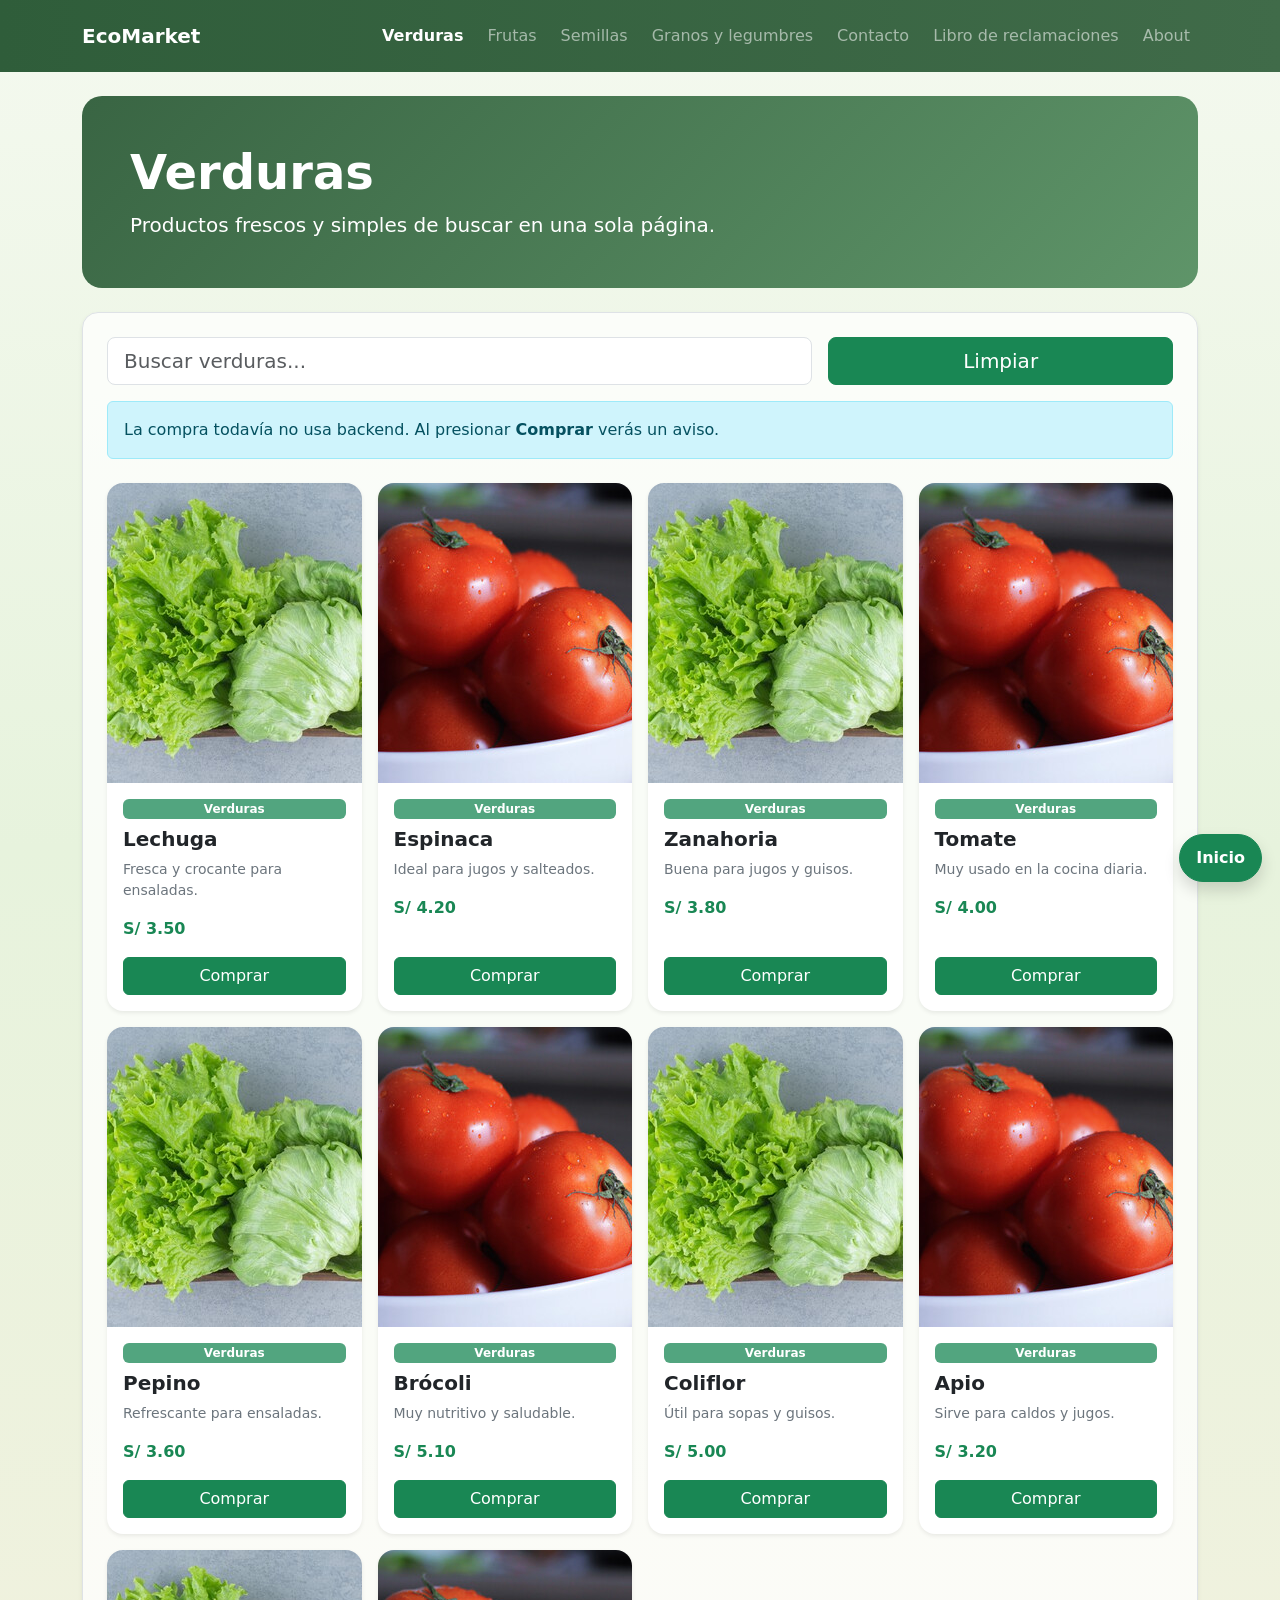
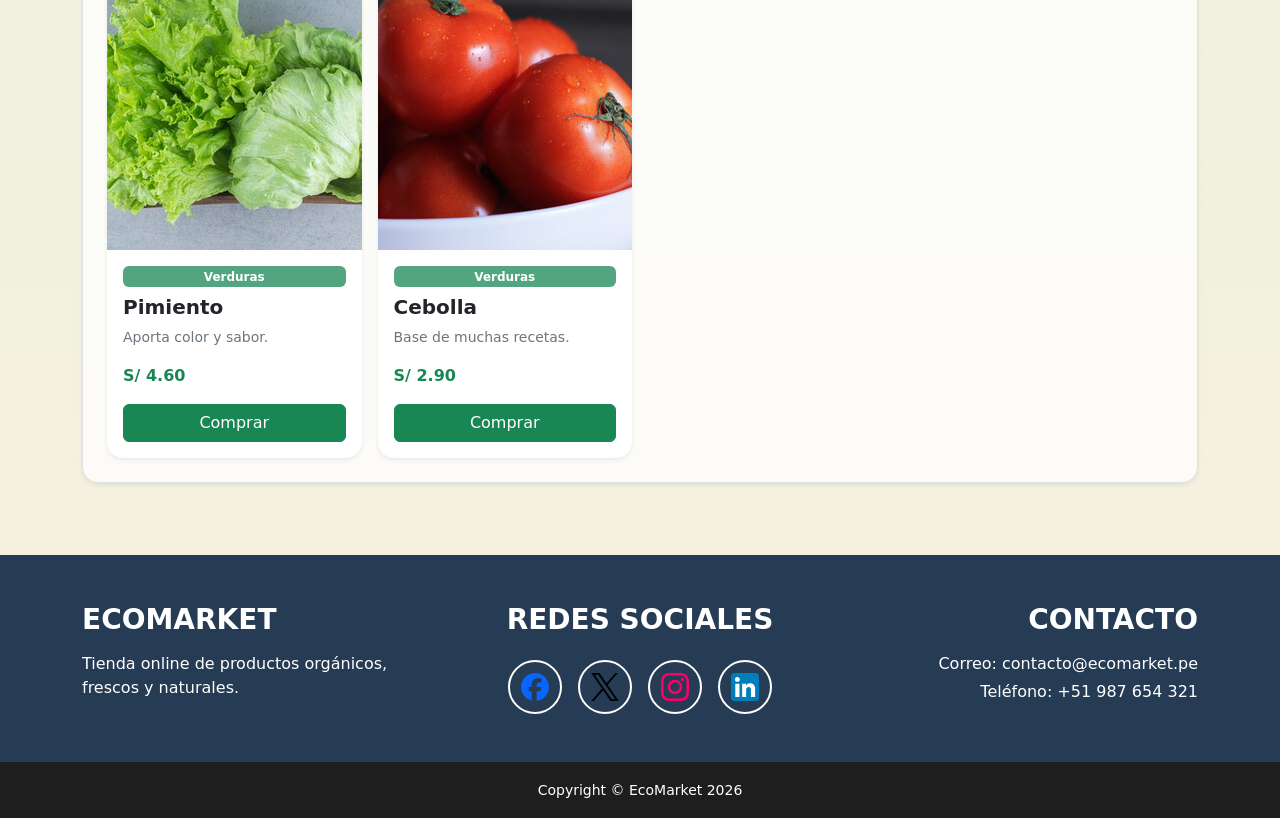
<file: index.html>
<!doctype html>
<html lang="es">
<head>
  <meta charset="utf-8">
  <meta name="viewport" content="width=device-width, initial-scale=1">
  <title>EcoMarket | Verduras</title>
  <link href="https://cdn.jsdelivr.net/npm/bootstrap@5.3.3/dist/css/bootstrap.min.css" rel="stylesheet">
</head>
<body data-categoria="verduras" style="margin:0; min-height:100vh; color:#233022; background:linear-gradient(180deg,#f4f9ef 0%,#e7f3dd 35%,#f8f0df 100%);">
  <nav class="navbar navbar-expand-lg navbar-dark sticky-top" style="background:linear-gradient(90deg,#2f5d3a,#406b49);">
    <div class="container py-2">
      <a class="navbar-brand fw-bold" href="index.html">EcoMarket</a>
      <button class="navbar-toggler" type="button" data-bs-toggle="collapse" data-bs-target="#menuEco">
        <span class="navbar-toggler-icon"></span>
      </button>
      <div class="collapse navbar-collapse" id="menuEco">
        <ul class="navbar-nav ms-auto gap-lg-2">
<li class="nav-item"><a class="nav-link active fw-bold" aria-current="page" href="index.html">Verduras</a></li>
<li class="nav-item"><a class="nav-link" aria-current="page" href="segundaP.html">Frutas</a></li>
<li class="nav-item"><a class="nav-link" aria-current="page" href="terceraP.html">Semillas</a></li>
<li class="nav-item"><a class="nav-link" aria-current="page" href="cuarta.html">Granos y legumbres</a></li>
<li class="nav-item"><a class="nav-link" aria-current="page" href="contacto.html">Contacto</a></li>
<li class="nav-item"><a class="nav-link" aria-current="page" href="libroR.html">Libro de reclamaciones</a></li>
<li class="nav-item"><a class="nav-link" aria-current="page" href="about.html">About</a></li>
        </ul>
      </div>
    </div>
  </nav>

  <header class="container py-4" id="inicio">
    <div class="p-4 p-md-5 text-white" style="border-radius:1.25rem; background:linear-gradient(135deg, rgba(47,93,58,.95), rgba(79,138,91,.90));">
      <div class="row align-items-center">
        <div class="col-lg-8">
          <h1 class="display-5 fw-bold mb-2">Verduras</h1>
          <p class="lead mb-0">Productos frescos y simples de buscar en una sola página.</p>
        </div>
      </div>
    </div>
  </header>

  <main class="container pb-4">
    <section class="bg-white bg-opacity-75 border rounded-4 shadow-sm p-3 p-md-4">
      <div class="row g-3 mb-3">
        <div class="col-lg-8">
          <input id="buscador" type="text" class="form-control form-control-lg" placeholder="Buscar verduras..." oninput="renderProductos()">
        </div>
        <div class="col-lg-4 d-grid">
          <button class="btn btn-success btn-lg" type="button" onclick="document.getElementById('buscador').value=''; renderProductos();">Limpiar</button>
        </div>
      </div>

      <div class="alert alert-info mb-4">
        La compra todavía no usa backend. Al presionar <strong>Comprar</strong> verás un aviso.
      </div>

      <div id="productos" class="row g-3"></div>
    </section>
  </main>

  <footer class="footer-ecomarket mt-5">
  <div class="container py-5">
    <div class="row text-center text-lg-start g-4">
      <div class="col-lg-4">
        <h3 class="footer-title">ECOMARKET</h3>
        <p class="mb-0">
          Tienda online de productos orgánicos, frescos y naturales.
        </p>
      </div>

      <div class="col-lg-4">
        <h3 class="footer-title text-center">REDES SOCIALES</h3>
        <div class="d-flex justify-content-center gap-3 mt-4">
          <span class="social-icon">
            <img src="imagenes/redes/facebook.svg" alt="Facebook">
          </span>
          <span class="social-icon">
            <img src="imagenes/redes/x.svg" alt="X">
          </span>
          <span class="social-icon">
            <img src="imagenes/redes/instagram.svg" alt="Instagram">
          </span>
          <span class="social-icon">
            <img src="imagenes/redes/likedin.svg" alt="LinkedIn">
          </span>
        </div>
      </div>

      <div class="col-lg-4 text-center text-lg-end">
        <h3 class="footer-title">CONTACTO</h3>
        <p class="mb-1">Correo: contacto@ecomarket.pe</p>
        <p class="mb-0">Teléfono: +51 987 654 321</p>
      </div>
    </div>
  </div>

  <div class="footer-bottom py-3">
    <div class="container text-center">
      <small>Copyright © EcoMarket 2026</small>
    </div>
  </div>
</footer>
  <link rel="stylesheet" href="css/estilos.css">
  <script src="https://cdn.jsdelivr.net/npm/bootstrap@5.3.3/dist/js/bootstrap.bundle.min.js"></script>
  <script src="js/scripts.js"></script>
</body>
</html>
</file>
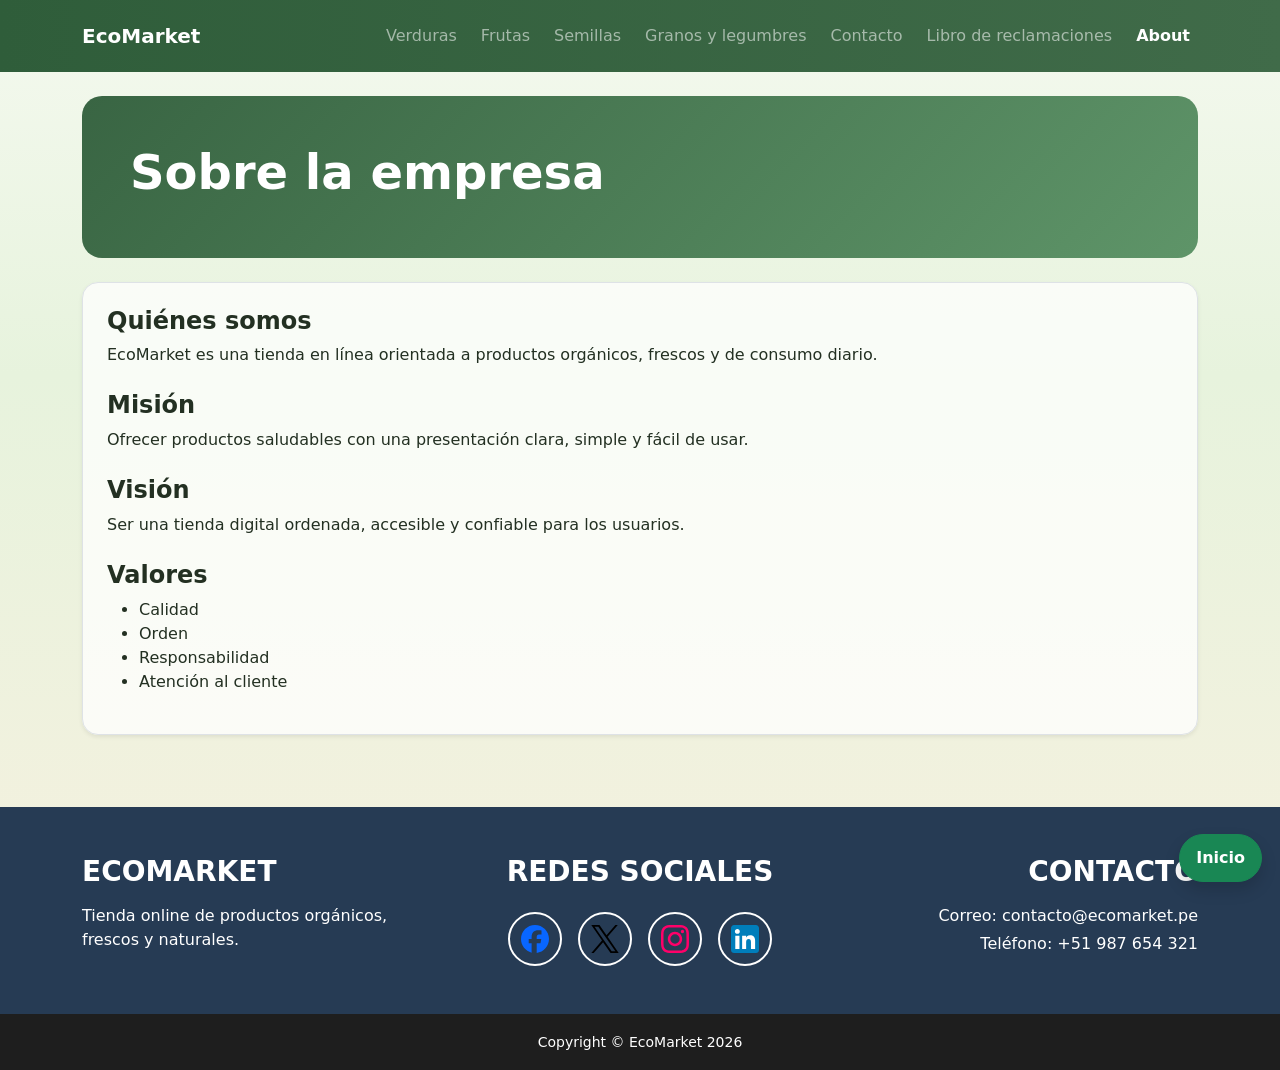
<file: about.html>
<!doctype html>
<html lang="es">
<head>
  <meta charset="utf-8">
  <meta name="viewport" content="width=device-width, initial-scale=1">
  <title>EcoMarket | Sobre nosotros</title>
  <link href="https://cdn.jsdelivr.net/npm/bootstrap@5.3.3/dist/css/bootstrap.min.css" rel="stylesheet">
</head>
<body style="margin:0; min-height:100vh; color:#233022; background:linear-gradient(180deg,#f4f9ef 0%,#e7f3dd 35%,#f8f0df 100%);">
  <nav class="navbar navbar-expand-lg navbar-dark sticky-top" style="background:linear-gradient(90deg,#2f5d3a,#406b49);">
    <div class="container py-2">
      <a class="navbar-brand fw-bold" href="index.html">EcoMarket</a>
      <button class="navbar-toggler" type="button" data-bs-toggle="collapse" data-bs-target="#menuEco">
        <span class="navbar-toggler-icon"></span>
      </button>
      <div class="collapse navbar-collapse" id="menuEco">
        <ul class="navbar-nav ms-auto gap-lg-2">
<li class="nav-item"><a class="nav-link" aria-current="page" href="index.html">Verduras</a></li>
<li class="nav-item"><a class="nav-link" aria-current="page" href="segundaP.html">Frutas</a></li>
<li class="nav-item"><a class="nav-link" aria-current="page" href="terceraP.html">Semillas</a></li>
<li class="nav-item"><a class="nav-link" aria-current="page" href="cuarta.html">Granos y legumbres</a></li>
<li class="nav-item"><a class="nav-link" aria-current="page" href="contacto.html">Contacto</a></li>
<li class="nav-item"><a class="nav-link" aria-current="page" href="libroR.html">Libro de reclamaciones</a></li>
<li class="nav-item"><a class="nav-link active fw-bold" aria-current="page" href="about.html">About</a></li>
        </ul>
      </div>
    </div>
  </nav>

  <main class="container py-4">
    <section class="p-4 p-md-5 text-white mb-4" style="border-radius:1.25rem; background:linear-gradient(135deg, rgba(47,93,58,.95), rgba(79,138,91,.90));">
      <h1 class="display-5 fw-bold">Sobre la empresa</h1>
    </section>

    <section class="bg-white bg-opacity-75 border rounded-4 shadow-sm p-4">
      <h2 class="h4 fw-bold">Quiénes somos</h2>
      <p>EcoMarket es una tienda en línea orientada a productos orgánicos, frescos y de consumo diario.</p>

      <h2 class="h4 fw-bold mt-4">Misión</h2>
      <p>Ofrecer productos saludables con una presentación clara, simple y fácil de usar.</p>

      <h2 class="h4 fw-bold mt-4">Visión</h2>
      <p>Ser una tienda digital ordenada, accesible y confiable para los usuarios.</p>

      <h2 class="h4 fw-bold mt-4">Valores</h2>
      <ul>
        <li>Calidad</li>
        <li>Orden</li>
        <li>Responsabilidad</li>
        <li>Atención al cliente</li>
      </ul>
    </section>
  </main>

 <footer class="footer-ecomarket mt-5">
  <div class="container py-5">
    <div class="row text-center text-lg-start g-4">
      <div class="col-lg-4">
        <h3 class="footer-title">ECOMARKET</h3>
        <p class="mb-0">
          Tienda online de productos orgánicos, frescos y naturales.
        </p>
      </div>

      <div class="col-lg-4">
        <h3 class="footer-title text-center">REDES SOCIALES</h3>
        <div class="d-flex justify-content-center gap-3 mt-4">
          <span class="social-icon">
            <img src="imagenes/redes/facebook.svg" alt="Facebook">
          </span>
          <span class="social-icon">
            <img src="imagenes/redes/x.svg" alt="X">
          </span>
          <span class="social-icon">
            <img src="imagenes/redes/instagram.svg" alt="Instagram">
          </span>
          <span class="social-icon">
            <img src="imagenes/redes/likedin.svg" alt="LinkedIn">
          </span>
        </div>
      </div>

      <div class="col-lg-4 text-center text-lg-end">
        <h3 class="footer-title">CONTACTO</h3>
        <p class="mb-1">Correo: contacto@ecomarket.pe</p>
        <p class="mb-0">Teléfono: +51 987 654 321</p>
      </div>
    </div>
  </div>

  <div class="footer-bottom py-3">
    <div class="container text-center">
      <small>Copyright © EcoMarket 2026</small>
    </div>
  </div>
</footer>
  <link rel="stylesheet" href="css/estilos.css">
  <script src="https://cdn.jsdelivr.net/npm/bootstrap@5.3.3/dist/js/bootstrap.bundle.min.js"></script>
  <script src="js/scripts.js"></script>
</body>
</html>
</file>
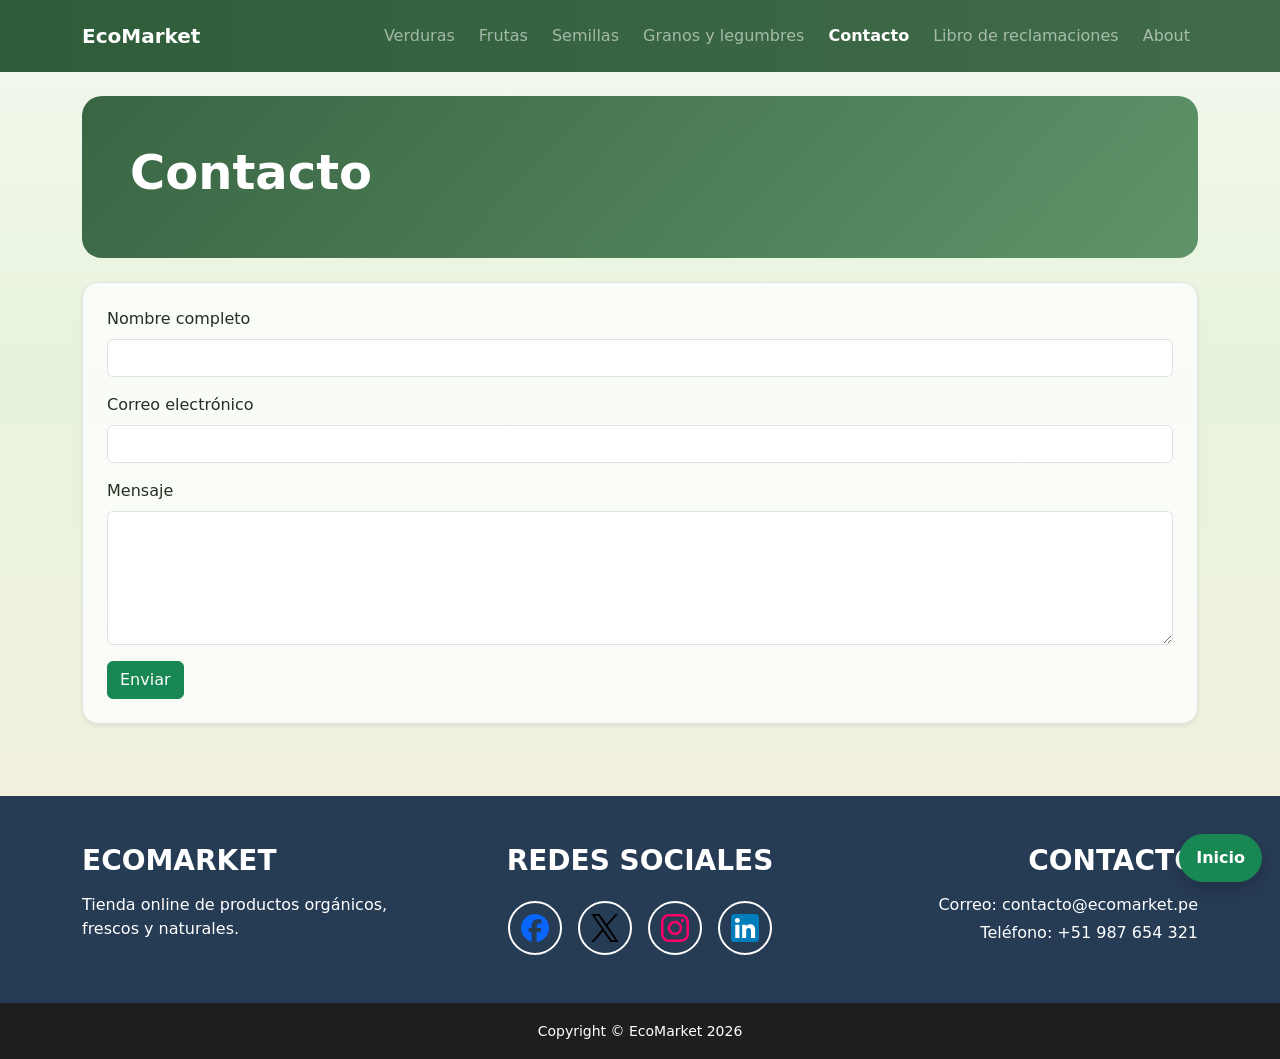
<file: contacto.html>
<!doctype html>
<html lang="es">
<head>
  <meta charset="utf-8">
  <meta name="viewport" content="width=device-width, initial-scale=1">
  <title>EcoMarket | Contacto</title>
  <link href="https://cdn.jsdelivr.net/npm/bootstrap@5.3.3/dist/css/bootstrap.min.css" rel="stylesheet">
</head>
<body style="margin:0; min-height:100vh; color:#233022; background:linear-gradient(180deg,#f4f9ef 0%,#e7f3dd 35%,#f8f0df 100%);">
  <nav class="navbar navbar-expand-lg navbar-dark sticky-top" style="background:linear-gradient(90deg,#2f5d3a,#406b49);">
    <div class="container py-2">
      <a class="navbar-brand fw-bold" href="index.html">EcoMarket</a>
      <button class="navbar-toggler" type="button" data-bs-toggle="collapse" data-bs-target="#menuEco">
        <span class="navbar-toggler-icon"></span>
      </button>
      <div class="collapse navbar-collapse" id="menuEco">
        <ul class="navbar-nav ms-auto gap-lg-2">
<li class="nav-item"><a class="nav-link" aria-current="page" href="index.html">Verduras</a></li>
<li class="nav-item"><a class="nav-link" aria-current="page" href="segundaP.html">Frutas</a></li>
<li class="nav-item"><a class="nav-link" aria-current="page" href="terceraP.html">Semillas</a></li>
<li class="nav-item"><a class="nav-link" aria-current="page" href="cuarta.html">Granos y legumbres</a></li>
<li class="nav-item"><a class="nav-link active fw-bold" aria-current="page" href="contacto.html">Contacto</a></li>
<li class="nav-item"><a class="nav-link" aria-current="page" href="libroR.html">Libro de reclamaciones</a></li>
<li class="nav-item"><a class="nav-link" aria-current="page" href="about.html">About</a></li>
        </ul>
      </div>
    </div>
  </nav>

  <main class="container py-4">
    <section class="p-4 p-md-5 text-white mb-4" style="border-radius:1.25rem; background:linear-gradient(135deg, rgba(47,93,58,.95), rgba(79,138,91,.90));">
      <h1 class="display-5 fw-bold">Contacto</h1>
      
    </section>

    <section class="bg-white bg-opacity-75 border rounded-4 shadow-sm p-4">
      <form id="formContacto">
        <div class="mb-3"><label class="form-label">Nombre completo</label><input type="text" class="form-control" required></div>
<div class="mb-3"><label class="form-label">Correo electrónico</label><input type="email" class="form-control" required></div>
<div class="mb-3"><label class="form-label">Mensaje</label><textarea class="form-control" rows="5" required></textarea></div>
        <button type="submit" class="btn btn-success">Enviar</button>
      </form>
    </section>
  </main>

  <footer class="footer-ecomarket mt-5">
  <div class="container py-5">
    <div class="row text-center text-lg-start g-4">
      <div class="col-lg-4">
        <h3 class="footer-title">ECOMARKET</h3>
        <p class="mb-0">
          Tienda online de productos orgánicos, frescos y naturales.
        </p>
      </div>

      <div class="col-lg-4">
        <h3 class="footer-title text-center">REDES SOCIALES</h3>
        <div class="d-flex justify-content-center gap-3 mt-4">
          <span class="social-icon">
            <img src="imagenes/redes/facebook.svg" alt="Facebook">
          </span>
          <span class="social-icon">
            <img src="imagenes/redes/x.svg" alt="X">
          </span>
          <span class="social-icon">
            <img src="imagenes/redes/instagram.svg" alt="Instagram">
          </span>
          <span class="social-icon">
            <img src="imagenes/redes/likedin.svg" alt="LinkedIn">
          </span>
        </div>
      </div>

      <div class="col-lg-4 text-center text-lg-end">
        <h3 class="footer-title">CONTACTO</h3>
        <p class="mb-1">Correo: contacto@ecomarket.pe</p>
        <p class="mb-0">Teléfono: +51 987 654 321</p>
      </div>
    </div>
  </div>

  <div class="footer-bottom py-3">
    <div class="container text-center">
      <small>Copyright © EcoMarket 2026</small>
    </div>
  </div>
</footer>
  <link rel="stylesheet" href="css/estilos.css">
  <script src="https://cdn.jsdelivr.net/npm/bootstrap@5.3.3/dist/js/bootstrap.bundle.min.js"></script>
  <script src="js/scripts.js"></script>
</body>
</html>
</file>
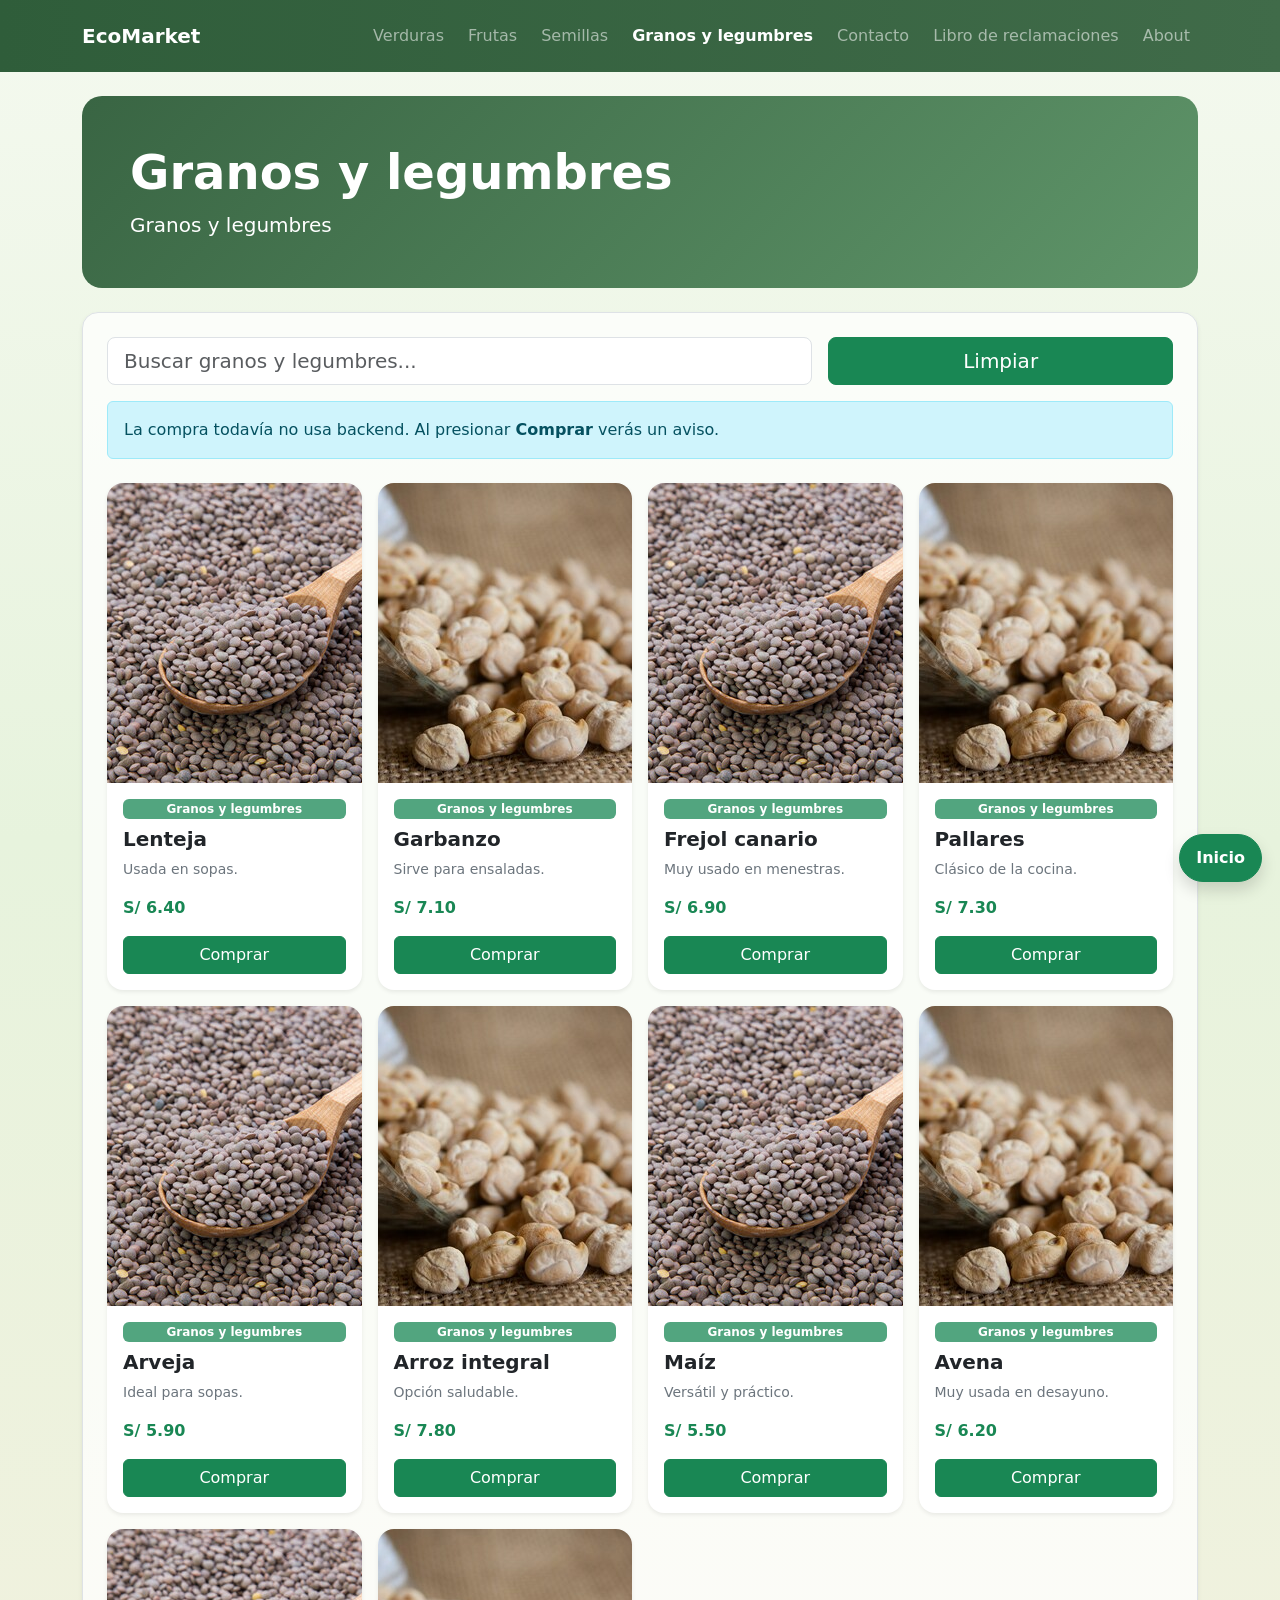
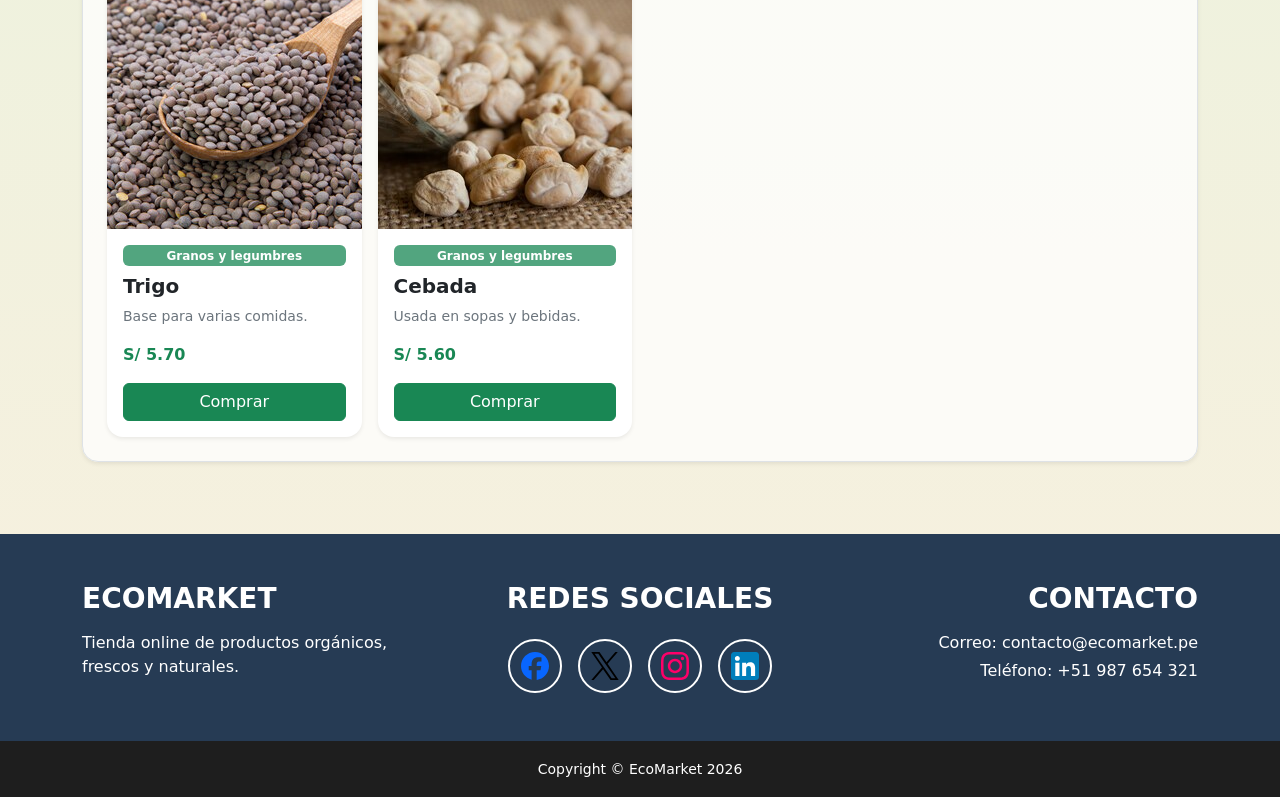
<file: cuarta.html>
<!doctype html>
<html lang="es">
<head>
  <meta charset="utf-8">
  <meta name="viewport" content="width=device-width, initial-scale=1">
  <title>EcoMarket | Granos y legumbres</title>
  <link href="https://cdn.jsdelivr.net/npm/bootstrap@5.3.3/dist/css/bootstrap.min.css" rel="stylesheet">
</head>
<body data-categoria="granos" style="margin:0; min-height:100vh; color:#233022; background:linear-gradient(180deg,#f4f9ef 0%,#e7f3dd 35%,#f8f0df 100%);">
  <nav class="navbar navbar-expand-lg navbar-dark sticky-top" style="background:linear-gradient(90deg,#2f5d3a,#406b49);">
    <div class="container py-2">
      <a class="navbar-brand fw-bold" href="index.html">EcoMarket</a>
      <button class="navbar-toggler" type="button" data-bs-toggle="collapse" data-bs-target="#menuEco">
        <span class="navbar-toggler-icon"></span>
      </button>
      <div class="collapse navbar-collapse" id="menuEco">
        <ul class="navbar-nav ms-auto gap-lg-2">
<li class="nav-item"><a class="nav-link" aria-current="page" href="index.html">Verduras</a></li>
<li class="nav-item"><a class="nav-link" aria-current="page" href="segundaP.html">Frutas</a></li>
<li class="nav-item"><a class="nav-link" aria-current="page" href="terceraP.html">Semillas</a></li>
<li class="nav-item"><a class="nav-link active fw-bold" aria-current="page" href="cuarta.html">Granos y legumbres</a></li>
<li class="nav-item"><a class="nav-link" aria-current="page" href="contacto.html">Contacto</a></li>
<li class="nav-item"><a class="nav-link" aria-current="page" href="libroR.html">Libro de reclamaciones</a></li>
<li class="nav-item"><a class="nav-link" aria-current="page" href="about.html">About</a></li>
        </ul>
      </div>
    </div>
  </nav>

  <header class="container py-4" id="inicio">
    <div class="p-4 p-md-5 text-white" style="border-radius:1.25rem; background:linear-gradient(135deg, rgba(47,93,58,.95), rgba(79,138,91,.90));">
      <div class="row align-items-center">
        <div class="col-lg-8">
          <h1 class="display-5 fw-bold mb-2">Granos y legumbres</h1>
          <p class="lead mb-0">Granos y legumbres</p>
        </div>
      </div>
    </div>
  </header>

  <main class="container pb-4">
    <section class="bg-white bg-opacity-75 border rounded-4 shadow-sm p-3 p-md-4">
      <div class="row g-3 mb-3">
        <div class="col-lg-8">
          <input id="buscador" type="text" class="form-control form-control-lg" placeholder="Buscar granos y legumbres..." oninput="renderProductos()">
        </div>
        <div class="col-lg-4 d-grid">
          <button class="btn btn-success btn-lg" type="button" onclick="document.getElementById('buscador').value=''; renderProductos();">Limpiar</button>
        </div>
      </div>

      <div class="alert alert-info mb-4">
        La compra todavía no usa backend. Al presionar <strong>Comprar</strong> verás un aviso.
      </div>

      <div id="productos" class="row g-3"></div>
    </section>
  </main>

  <footer class="footer-ecomarket mt-5">
  <div class="container py-5">
    <div class="row text-center text-lg-start g-4">
      <div class="col-lg-4">
        <h3 class="footer-title">ECOMARKET</h3>
        <p class="mb-0">
          Tienda online de productos orgánicos, frescos y naturales.
        </p>
      </div>

      <div class="col-lg-4">
        <h3 class="footer-title text-center">REDES SOCIALES</h3>
        <div class="d-flex justify-content-center gap-3 mt-4">
          <span class="social-icon">
            <img src="imagenes/redes/facebook.svg" alt="Facebook">
          </span>
          <span class="social-icon">
            <img src="imagenes/redes/x.svg" alt="X">
          </span>
          <span class="social-icon">
            <img src="imagenes/redes/instagram.svg" alt="Instagram">
          </span>
          <span class="social-icon">
            <img src="imagenes/redes/likedin.svg" alt="LinkedIn">
          </span>
        </div>
      </div>

      <div class="col-lg-4 text-center text-lg-end">
        <h3 class="footer-title">CONTACTO</h3>
        <p class="mb-1">Correo: contacto@ecomarket.pe</p>
        <p class="mb-0">Teléfono: +51 987 654 321</p>
      </div>
    </div>
  </div>

  <div class="footer-bottom py-3">
    <div class="container text-center">
      <small>Copyright © EcoMarket 2026</small>
    </div>
  </div>
</footer>
  <link rel="stylesheet" href="css/estilos.css">
  <script src="https://cdn.jsdelivr.net/npm/bootstrap@5.3.3/dist/js/bootstrap.bundle.min.js"></script>
  <script src="js/scripts.js"></script>
</body>
</html>
</file>
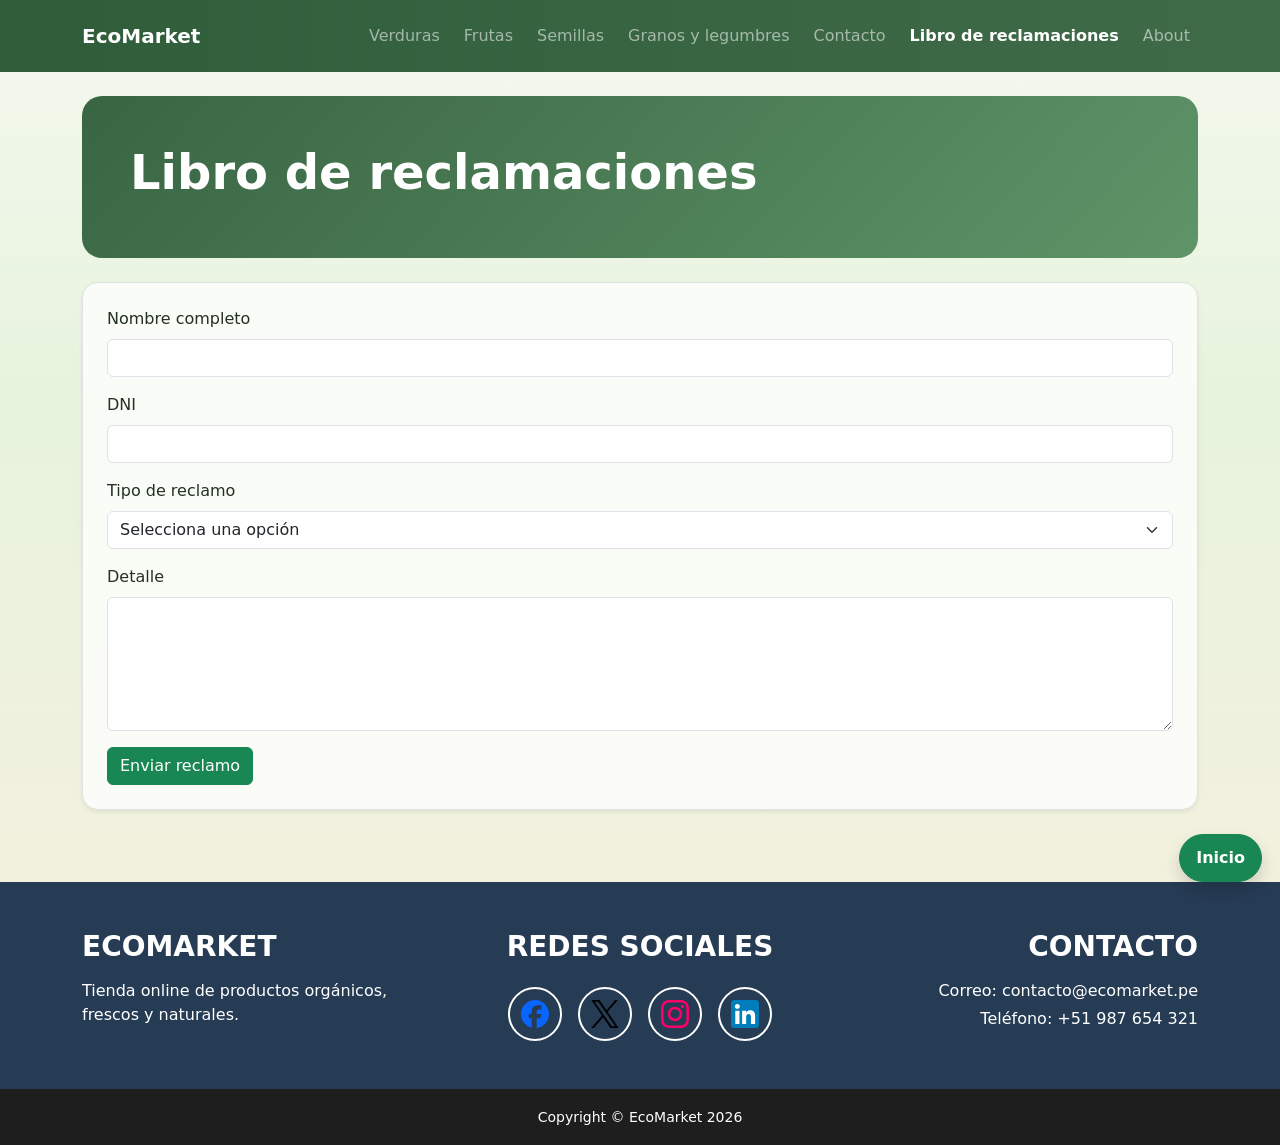
<file: libroR.html>
<!doctype html>
<html lang="es">
<head>
  <meta charset="utf-8">
  <meta name="viewport" content="width=device-width, initial-scale=1">
  <title>EcoMarket | Libro de reclamaciones</title>
  <link href="https://cdn.jsdelivr.net/npm/bootstrap@5.3.3/dist/css/bootstrap.min.css" rel="stylesheet">
</head>
<body style="margin:0; min-height:100vh; color:#233022; background:linear-gradient(180deg,#f4f9ef 0%,#e7f3dd 35%,#f8f0df 100%);">
  <nav class="navbar navbar-expand-lg navbar-dark sticky-top" style="background:linear-gradient(90deg,#2f5d3a,#406b49);">
    <div class="container py-2">
      <a class="navbar-brand fw-bold" href="index.html">EcoMarket</a>
      <button class="navbar-toggler" type="button" data-bs-toggle="collapse" data-bs-target="#menuEco">
        <span class="navbar-toggler-icon"></span>
      </button>
      <div class="collapse navbar-collapse" id="menuEco">
        <ul class="navbar-nav ms-auto gap-lg-2">
<li class="nav-item"><a class="nav-link" aria-current="page" href="index.html">Verduras</a></li>
<li class="nav-item"><a class="nav-link" aria-current="page" href="segundaP.html">Frutas</a></li>
<li class="nav-item"><a class="nav-link" aria-current="page" href="terceraP.html">Semillas</a></li>
<li class="nav-item"><a class="nav-link" aria-current="page" href="cuarta.html">Granos y legumbres</a></li>
<li class="nav-item"><a class="nav-link" aria-current="page" href="contacto.html">Contacto</a></li>
<li class="nav-item"><a class="nav-link active fw-bold" aria-current="page" href="libroR.html">Libro de reclamaciones</a></li>
<li class="nav-item"><a class="nav-link" aria-current="page" href="about.html">About</a></li>
        </ul>
      </div>
    </div>
  </nav>

  <main class="container py-4">
    <section class="p-4 p-md-5 text-white mb-4" style="border-radius:1.25rem; background:linear-gradient(135deg, rgba(47,93,58,.95), rgba(79,138,91,.90));">
      <h1 class="display-5 fw-bold">Libro de reclamaciones</h1>
    </section>

    <section class="bg-white bg-opacity-75 border rounded-4 shadow-sm p-4">
      <form id="formReclamos">
        <div class="mb-3"><label class="form-label">Nombre completo</label><input type="text" class="form-control" required></div>
<div class="mb-3"><label class="form-label">DNI</label><input type="text" class="form-control" required></div>
<div class="mb-3"><label class="form-label">Tipo de reclamo</label><select class="form-select" required><option value="">Selecciona una opción</option><option>Producto</option><option>Entrega</option><option>Atención al cliente</option><option>Otro</option></select></div>
<div class="mb-3"><label class="form-label">Detalle</label><textarea class="form-control" rows="5" required></textarea></div>
        <button type="submit" class="btn btn-success">Enviar reclamo</button>
      </form>
    </section>
  </main>

  <footer class="footer-ecomarket mt-5">
  <div class="container py-5">
    <div class="row text-center text-lg-start g-4">
      <div class="col-lg-4">
        <h3 class="footer-title">ECOMARKET</h3>
        <p class="mb-0">
          Tienda online de productos orgánicos, frescos y naturales.
        </p>
      </div>

      <div class="col-lg-4">
        <h3 class="footer-title text-center">REDES SOCIALES</h3>
        <div class="d-flex justify-content-center gap-3 mt-4">
          <span class="social-icon">
            <img src="imagenes/redes/facebook.svg" alt="Facebook">
          </span>
          <span class="social-icon">
            <img src="imagenes/redes/x.svg" alt="X">
          </span>
          <span class="social-icon">
            <img src="imagenes/redes/instagram.svg" alt="Instagram">
          </span>
          <span class="social-icon">
            <img src="imagenes/redes/likedin.svg" alt="LinkedIn">
          </span>
        </div>
      </div>

      <div class="col-lg-4 text-center text-lg-end">
        <h3 class="footer-title">CONTACTO</h3>
        <p class="mb-1">Correo: contacto@ecomarket.pe</p>
        <p class="mb-0">Teléfono: +51 987 654 321</p>
      </div>
    </div>
  </div>

  <div class="footer-bottom py-3">
    <div class="container text-center">
      <small>Copyright © EcoMarket 2026</small>
    </div>
  </div>
</footer>
  <link rel="stylesheet" href="css/estilos.css">
  <script src="https://cdn.jsdelivr.net/npm/bootstrap@5.3.3/dist/js/bootstrap.bundle.min.js"></script>
  <script src="js/scripts.js"></script>
</body>
</html>
</file>
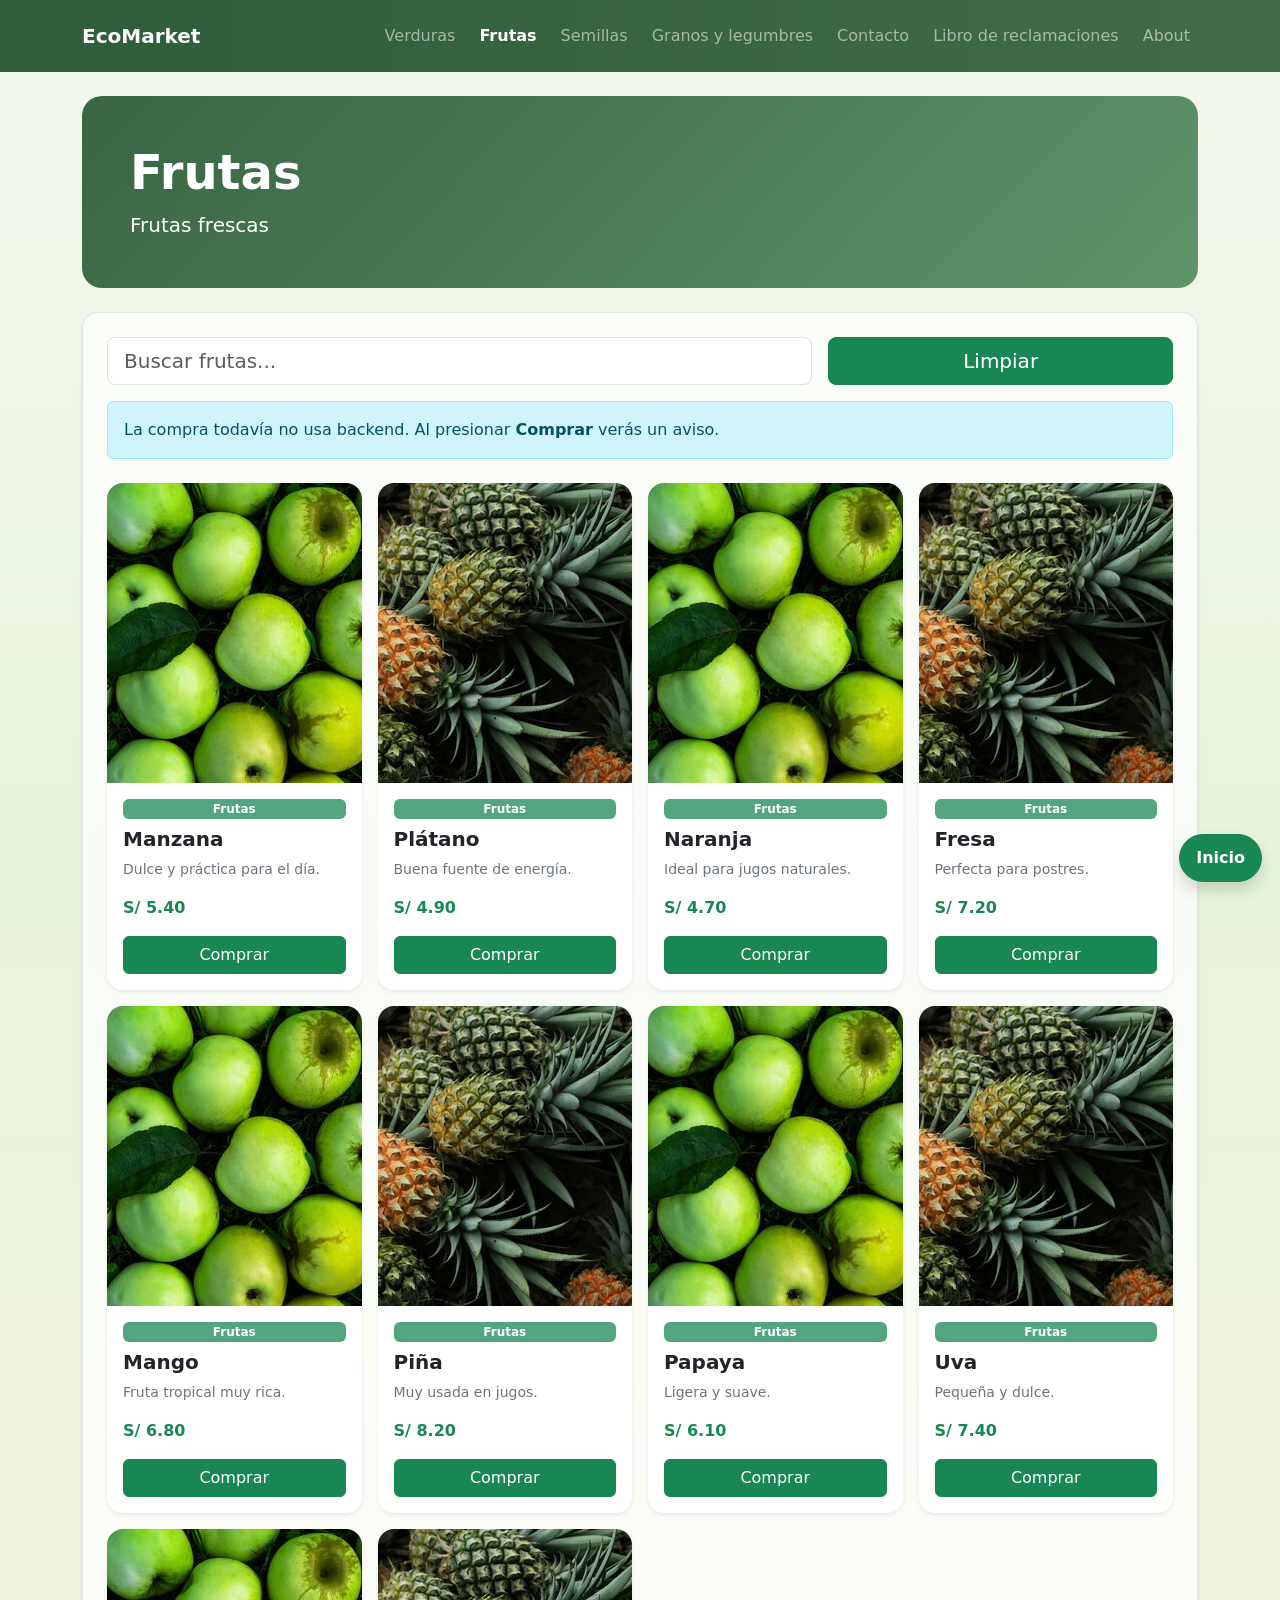
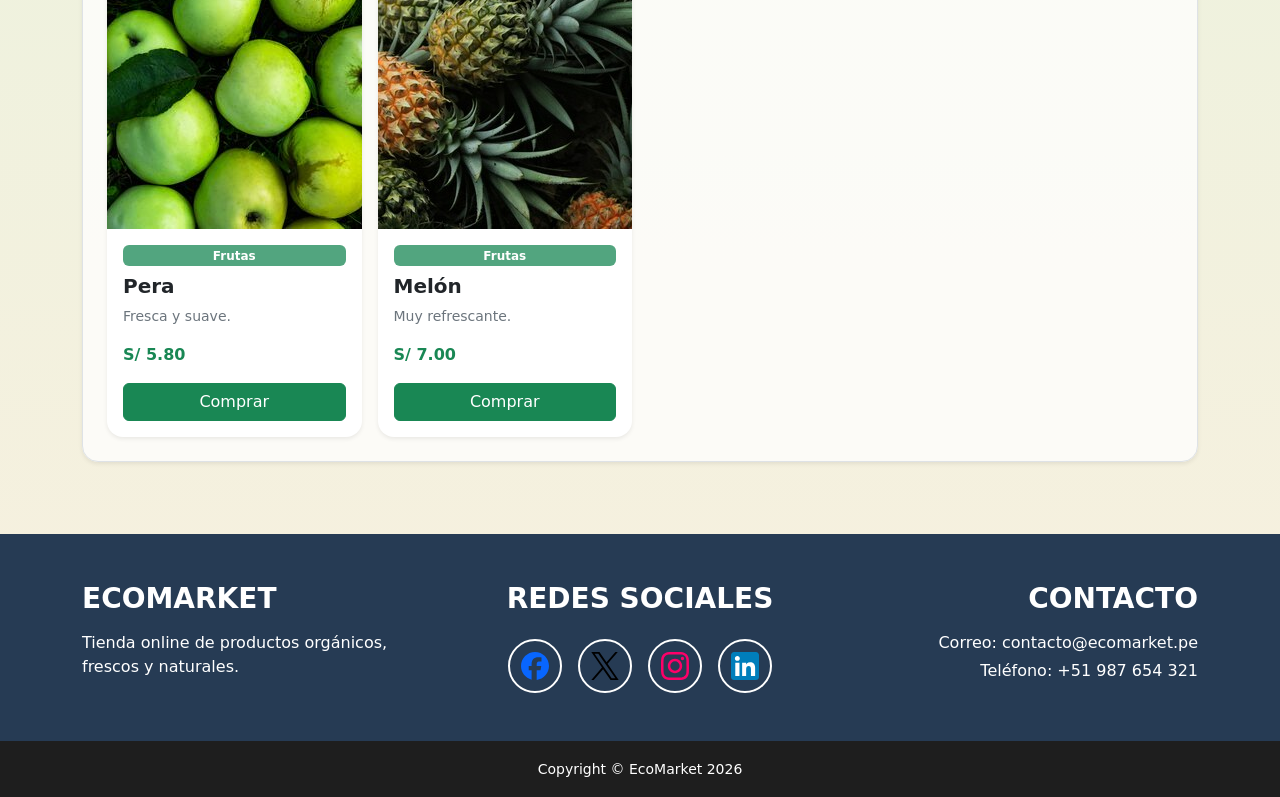
<file: segundaP.html>
<!doctype html>
<html lang="es">
<head>
  <meta charset="utf-8">
  <meta name="viewport" content="width=device-width, initial-scale=1">
  <title>EcoMarket | Frutas</title>
  <link href="https://cdn.jsdelivr.net/npm/bootstrap@5.3.3/dist/css/bootstrap.min.css" rel="stylesheet">
</head>
<body data-categoria="frutas" style="margin:0; min-height:100vh; color:#233022; background:linear-gradient(180deg,#f4f9ef 0%,#e7f3dd 35%,#f8f0df 100%);">
  <nav class="navbar navbar-expand-lg navbar-dark sticky-top" style="background:linear-gradient(90deg,#2f5d3a,#406b49);">
    <div class="container py-2">
      <a class="navbar-brand fw-bold" href="index.html">EcoMarket</a>
      <button class="navbar-toggler" type="button" data-bs-toggle="collapse" data-bs-target="#menuEco">
        <span class="navbar-toggler-icon"></span>
      </button>
      <div class="collapse navbar-collapse" id="menuEco">
        <ul class="navbar-nav ms-auto gap-lg-2">
<li class="nav-item"><a class="nav-link" aria-current="page" href="index.html">Verduras</a></li>
<li class="nav-item"><a class="nav-link active fw-bold" aria-current="page" href="segundaP.html">Frutas</a></li>
<li class="nav-item"><a class="nav-link" aria-current="page" href="terceraP.html">Semillas</a></li>
<li class="nav-item"><a class="nav-link" aria-current="page" href="cuarta.html">Granos y legumbres</a></li>
<li class="nav-item"><a class="nav-link" aria-current="page" href="contacto.html">Contacto</a></li>
<li class="nav-item"><a class="nav-link" aria-current="page" href="libroR.html">Libro de reclamaciones</a></li>
<li class="nav-item"><a class="nav-link" aria-current="page" href="about.html">About</a></li>
        </ul>
      </div>
    </div>
  </nav>

  <header class="container py-4" id="inicio">
    <div class="p-4 p-md-5 text-white" style="border-radius:1.25rem; background:linear-gradient(135deg, rgba(47,93,58,.95), rgba(79,138,91,.90));">
      <div class="row align-items-center">
        <div class="col-lg-8">
          <h1 class="display-5 fw-bold mb-2">Frutas</h1>
          <p class="lead mb-0">Frutas frescas</p>
        </div>
      </div>
    </div>
  </header>

  <main class="container pb-4">
    <section class="bg-white bg-opacity-75 border rounded-4 shadow-sm p-3 p-md-4">
      <div class="row g-3 mb-3">
        <div class="col-lg-8">
          <input id="buscador" type="text" class="form-control form-control-lg" placeholder="Buscar frutas..." oninput="renderProductos()">
        </div>
        <div class="col-lg-4 d-grid">
          <button class="btn btn-success btn-lg" type="button" onclick="document.getElementById('buscador').value=''; renderProductos();">Limpiar</button>
        </div>
      </div>

      <div class="alert alert-info mb-4">
        La compra todavía no usa backend. Al presionar <strong>Comprar</strong> verás un aviso.
      </div>

      <div id="productos" class="row g-3"></div>
    </section>
  </main>

  <footer class="footer-ecomarket mt-5">
  <div class="container py-5">
    <div class="row text-center text-lg-start g-4">
      <div class="col-lg-4">
        <h3 class="footer-title">ECOMARKET</h3>
        <p class="mb-0">
          Tienda online de productos orgánicos, frescos y naturales.
        </p>
      </div>

      <div class="col-lg-4">
        <h3 class="footer-title text-center">REDES SOCIALES</h3>
        <div class="d-flex justify-content-center gap-3 mt-4">
          <span class="social-icon">
            <img src="imagenes/redes/facebook.svg" alt="Facebook">
          </span>
          <span class="social-icon">
            <img src="imagenes/redes/x.svg" alt="X">
          </span>
          <span class="social-icon">
            <img src="imagenes/redes/instagram.svg" alt="Instagram">
          </span>
          <span class="social-icon">
            <img src="imagenes/redes/likedin.svg" alt="LinkedIn">
          </span>
        </div>
      </div>

      <div class="col-lg-4 text-center text-lg-end">
        <h3 class="footer-title">CONTACTO</h3>
        <p class="mb-1">Correo: contacto@ecomarket.pe</p>
        <p class="mb-0">Teléfono: +51 987 654 321</p>
      </div>
    </div>
  </div>

  <div class="footer-bottom py-3">
    <div class="container text-center">
      <small>Copyright © EcoMarket 2026</small>
    </div>
  </div>
</footer>
  <link rel="stylesheet" href="css/estilos.css">
  <script src="https://cdn.jsdelivr.net/npm/bootstrap@5.3.3/dist/js/bootstrap.bundle.min.js"></script>
  <script src="js/scripts.js"></script>
</body>
</html>
</file>
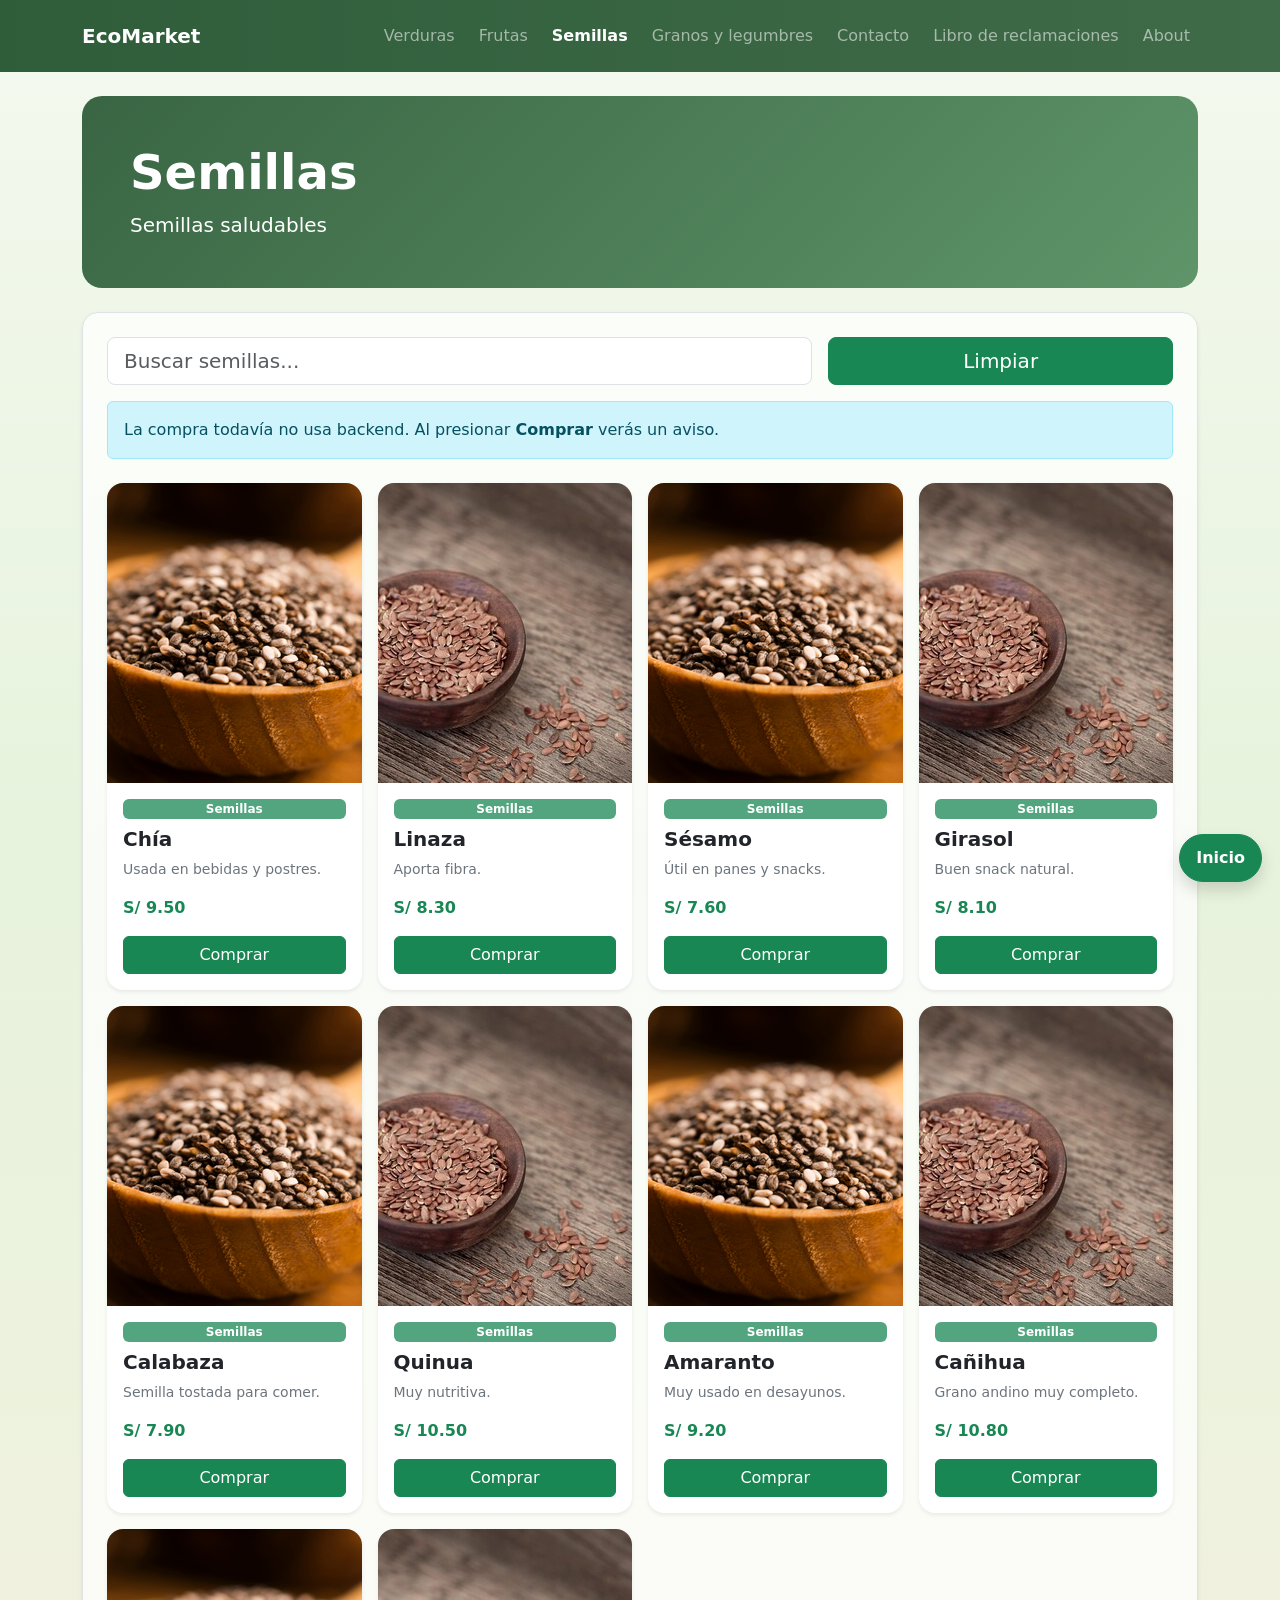
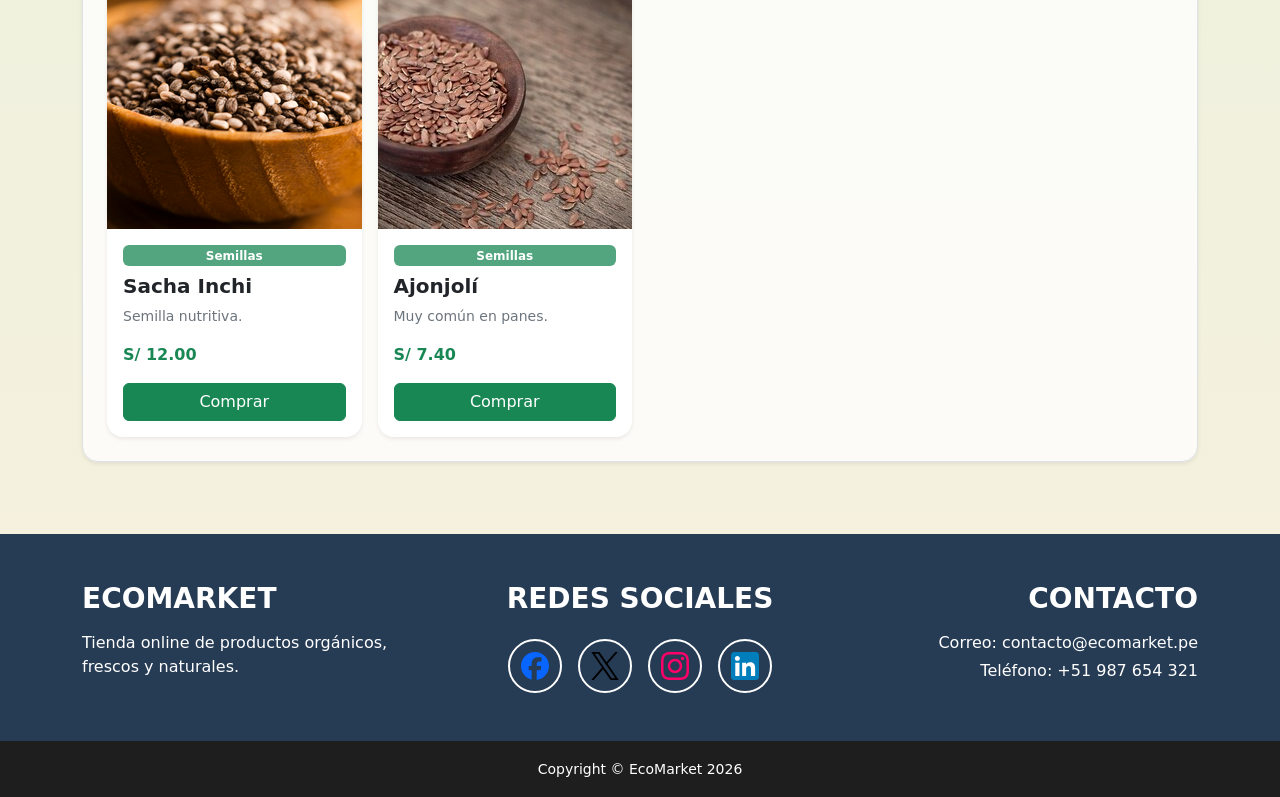
<file: terceraP.html>
<!doctype html>
<html lang="es">
<head>
  <meta charset="utf-8">
  <meta name="viewport" content="width=device-width, initial-scale=1">
  <title>EcoMarket | Semillas</title>
  <link href="https://cdn.jsdelivr.net/npm/bootstrap@5.3.3/dist/css/bootstrap.min.css" rel="stylesheet">
</head>
<body data-categoria="semillas" style="margin:0; min-height:100vh; color:#233022; background:linear-gradient(180deg,#f4f9ef 0%,#e7f3dd 35%,#f8f0df 100%);">
  <nav class="navbar navbar-expand-lg navbar-dark sticky-top" style="background:linear-gradient(90deg,#2f5d3a,#406b49);">
    <div class="container py-2">
      <a class="navbar-brand fw-bold" href="index.html">EcoMarket</a>
      <button class="navbar-toggler" type="button" data-bs-toggle="collapse" data-bs-target="#menuEco">
        <span class="navbar-toggler-icon"></span>
      </button>
      <div class="collapse navbar-collapse" id="menuEco">
        <ul class="navbar-nav ms-auto gap-lg-2">
<li class="nav-item"><a class="nav-link" aria-current="page" href="index.html">Verduras</a></li>
<li class="nav-item"><a class="nav-link" aria-current="page" href="segundaP.html">Frutas</a></li>
<li class="nav-item"><a class="nav-link active fw-bold" aria-current="page" href="terceraP.html">Semillas</a></li>
<li class="nav-item"><a class="nav-link" aria-current="page" href="cuarta.html">Granos y legumbres</a></li>
<li class="nav-item"><a class="nav-link" aria-current="page" href="contacto.html">Contacto</a></li>
<li class="nav-item"><a class="nav-link" aria-current="page" href="libroR.html">Libro de reclamaciones</a></li>
<li class="nav-item"><a class="nav-link" aria-current="page" href="about.html">About</a></li>
        </ul>
      </div>
    </div>
  </nav>

  <header class="container py-4" id="inicio">
    <div class="p-4 p-md-5 text-white" style="border-radius:1.25rem; background:linear-gradient(135deg, rgba(47,93,58,.95), rgba(79,138,91,.90));">
      <div class="row align-items-center">
        <div class="col-lg-8">
          <h1 class="display-5 fw-bold mb-2">Semillas</h1>
          <p class="lead mb-0">Semillas saludables</p>
        </div>
      </div>
    </div>
  </header>

  <main class="container pb-4">
    <section class="bg-white bg-opacity-75 border rounded-4 shadow-sm p-3 p-md-4">
      <div class="row g-3 mb-3">
        <div class="col-lg-8">
          <input id="buscador" type="text" class="form-control form-control-lg" placeholder="Buscar semillas..." oninput="renderProductos()">
        </div>
        <div class="col-lg-4 d-grid">
          <button class="btn btn-success btn-lg" type="button" onclick="document.getElementById('buscador').value=''; renderProductos();">Limpiar</button>
        </div>
      </div>

      <div class="alert alert-info mb-4">
        La compra todavía no usa backend. Al presionar <strong>Comprar</strong> verás un aviso.
      </div>

      <div id="productos" class="row g-3"></div>
    </section>
  </main>

  <footer class="footer-ecomarket mt-5">
  <div class="container py-5">
    <div class="row text-center text-lg-start g-4">
      <div class="col-lg-4">
        <h3 class="footer-title">ECOMARKET</h3>
        <p class="mb-0">
          Tienda online de productos orgánicos, frescos y naturales.
        </p>
      </div>

      <div class="col-lg-4">
        <h3 class="footer-title text-center">REDES SOCIALES</h3>
        <div class="d-flex justify-content-center gap-3 mt-4">
          <span class="social-icon">
            <img src="imagenes/redes/facebook.svg" alt="Facebook">
          </span>
          <span class="social-icon">
            <img src="imagenes/redes/x.svg" alt="X">
          </span>
          <span class="social-icon">
            <img src="imagenes/redes/instagram.svg" alt="Instagram">
          </span>
          <span class="social-icon">
            <img src="imagenes/redes/likedin.svg" alt="LinkedIn">
          </span>
        </div>
      </div>

      <div class="col-lg-4 text-center text-lg-end">
        <h3 class="footer-title">CONTACTO</h3>
        <p class="mb-1">Correo: contacto@ecomarket.pe</p>
        <p class="mb-0">Teléfono: +51 987 654 321</p>
      </div>
    </div>
  </div>

  <div class="footer-bottom py-3">
    <div class="container text-center">
      <small>Copyright © EcoMarket 2026</small>
    </div>
  </div>
</footer>
  <link rel="stylesheet" href="css/estilos.css">
  <script src="https://cdn.jsdelivr.net/npm/bootstrap@5.3.3/dist/js/bootstrap.bundle.min.js"></script>
  <script src="js/scripts.js"></script>
</body>
</html>
</file>
<file: css/estilos.css>
.footer-ecomarket{
  background:#263b54;
  color:#fff;
}

.footer-ecomarket .footer-title{
  font-weight:700;
  margin-bottom:1rem;
}

.footer-ecomarket .social-icon{
  width:54px;
  height:54px;
  border:2px solid #fff;
  border-radius:50%;
  display:inline-flex;
  align-items:center;
  justify-content:center;
  background:transparent;
}

.footer-ecomarket .social-icon img{
  width:28px;
  height:28px;
  object-fit:contain;
}

.footer-bottom{
  background:#1e1e1e;
  color:#fff;
}


.footer-ecomarket .social-icon {
  width:54px;
  height:54px;
  border:2px solid #fff;
  border-radius:50%;
  display:inline-flex;
  align-items:center;
  justify-content:center;
  transition: all 0.3s ease;
}

.footer-ecomarket .social-icon img {
  width:28px;
  height:28px;
  transition: transform 0.3s ease;
}


.footer-ecomarket .social-icon:hover {
  background:#4CAF50; 
  border-color:#4CAF50;
  transform: scale(1.1);
}

.footer-ecomarket .social-icon:hover img {
  transform: scale(1.2);
}
</file>
